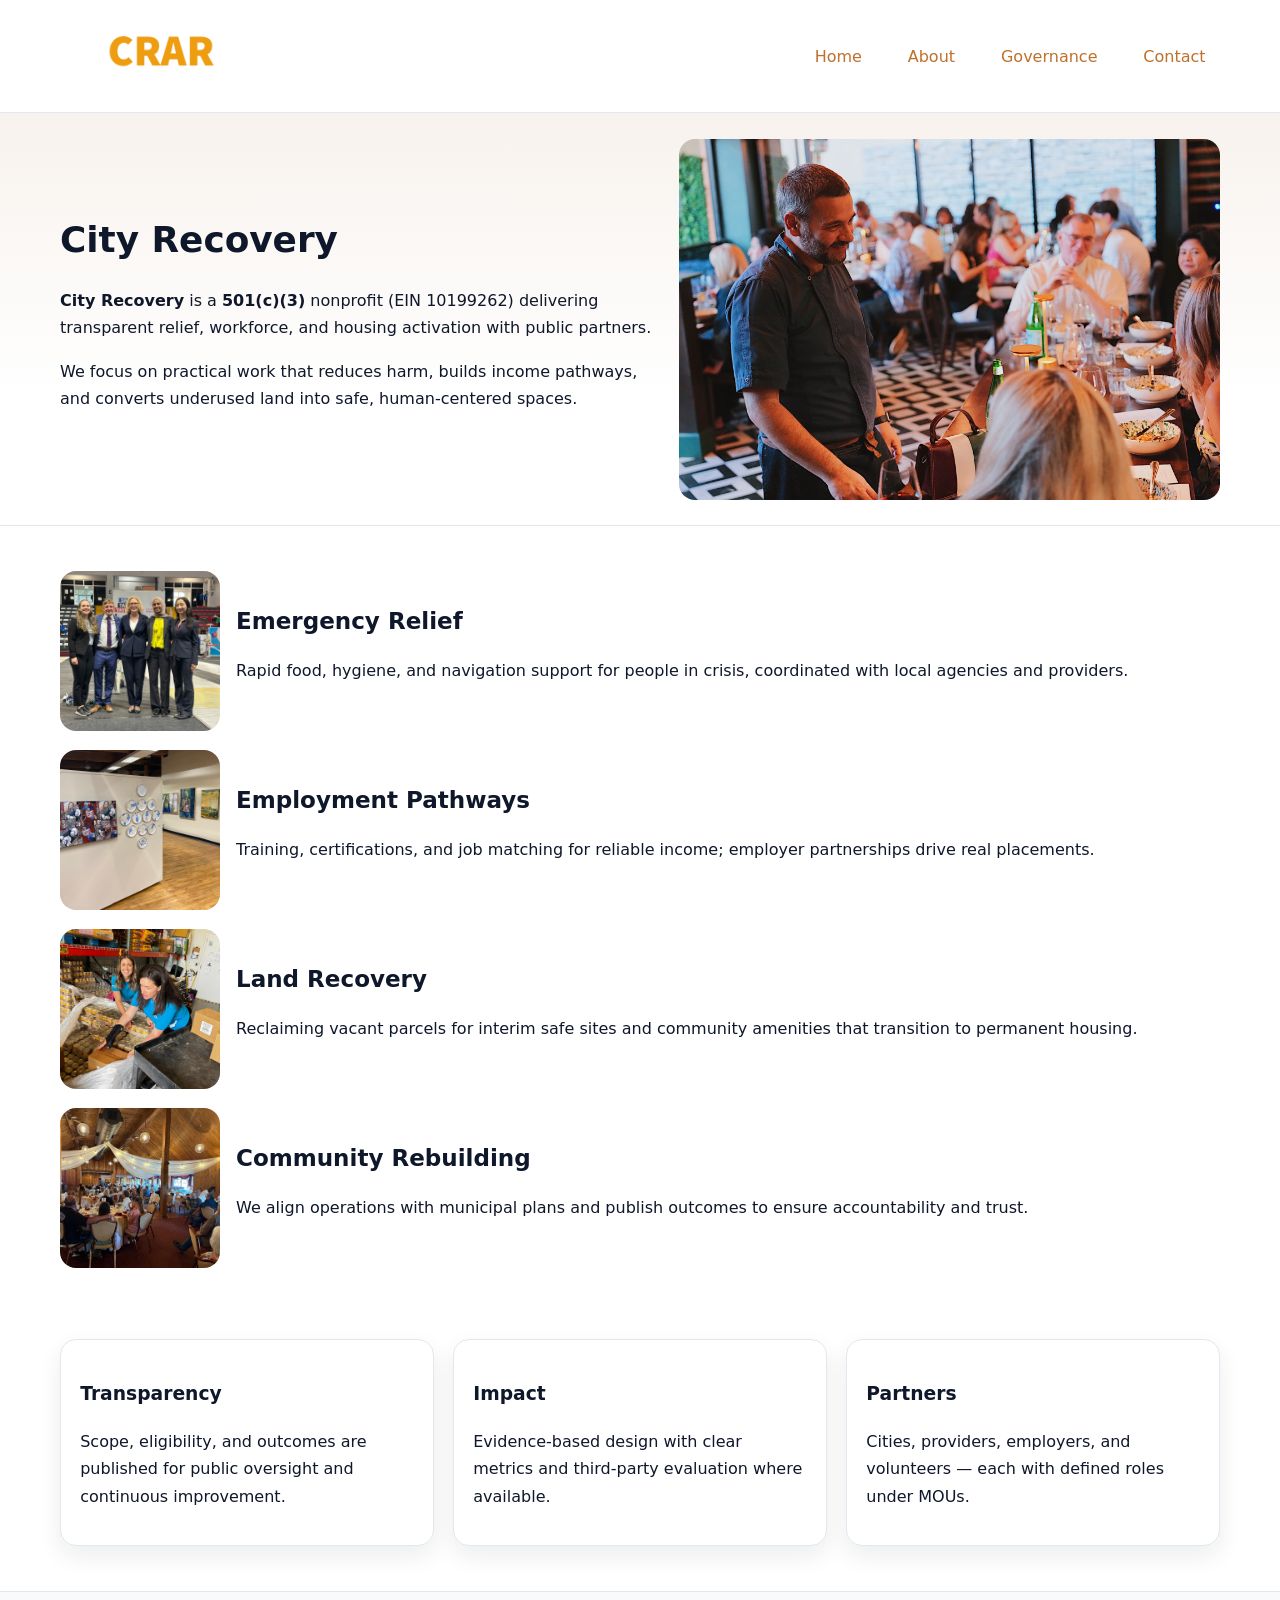
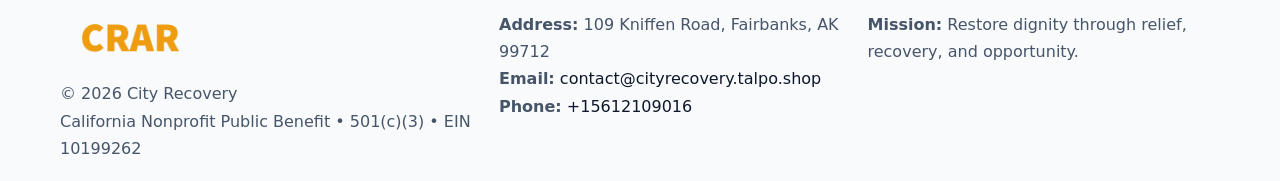
<file: index.html>
<!doctype html><html lang="en"><head>
<meta charset="utf-8"/><meta name="viewport" content="width=device-width,initial-scale=1"/>
<title>City Recovery – Nonprofit • 2025</title>
<link rel="stylesheet" href="assets/styles.css"/>
<link rel="icon" href="images/logo.png"/>
<meta name="data-ein" content="10199262"/>
<meta name="data-name" content="City Recovery"/>
<meta name="data-email" content="contact@cityrecovery.talpo.shop"/>
<meta name="data-phone" content="+15612109016"/>
<meta name="data-address" content="109 Kniffen Road,
Fairbanks, AK 99712"/>
<meta name="data-map" content="109+Kniffen+Road,+Fairbanks,+AK+99712"/>
  <meta name="description" content="Dedicated to community services, education, and direct relief, City Recovery collaborates with neighbors and partners to deliver practical help and long-term impact.">
<meta name="facebook-domain-verification" content="otnl39bdrpryfr51z9udic2j9v1js5" />
</head><body>
<div style="position:absolute;left:-9999px;top:-9999px;opacity:0" data-uniq="{{UNIQUE_BLOB}}">
  <span>Dedicated to community services, education, and direct relief, City Recovery collaborates with neighbors and partners to deliver practical help and long-term impact.</span><svg width="12" height="12" viewBox="0 0 12 12" xmlns="http://www.w3.org/2000/svg"><circle cx="6" cy="6" r="5" fill="#2563eb"/></svg><img src="images/jobs.jpg" width="1" height="1" alt="" loading="lazy"/>
</div>

<header><div class="ccea40b2748 c2f305a5001">
  <a href="index.html"><img src="images/logo.png" alt="City Recovery" style="width:150px"></a>
  <nav>
    <a class="active" href="index.html">Home</a>
    <a href="about.html">About</a>
    <a href="governance.html">Governance</a>
    <a href="contact.html">Contact</a>
  </nav>
</div></header>

<section class="c3280658f83"><div class="ccea40b2748">
  <div>
    <h1>City Recovery</h1>
    <p><strong>City Recovery</strong> is a <strong>501(c)(3)</strong> nonprofit (EIN 10199262) delivering transparent relief, workforce, and housing activation with public partners.</p>
    <p>We focus on practical work that reduces harm, builds income pathways, and converts underused land into safe, human-centered spaces.</p>
  </div>
  <img src="images/hero.jpg" alt="Community action"/>
</div></section>

<main class="ccea40b2748">
  <section class="section">
    <div class="feature"><img src="images/relief.jpg" alt=""><div><h2>Emergency Relief</h2><p>Rapid food, hygiene, and navigation support for people in crisis, coordinated with local agencies and providers.</p></div></div>
    <div class="feature"><img src="images/jobs.jpg" alt=""><div><h2>Employment Pathways</h2><p>Training, certifications, and job matching for reliable income; employer partnerships drive real placements.</p></div></div>
    <div class="feature"><img src="images/land.jpg" alt=""><div><h2>Land Recovery</h2><p>Reclaiming vacant parcels for interim safe sites and community amenities that transition to permanent housing.</p></div></div>
    <div class="feature"><img src="images/community.jpg" alt=""><div><h2>Community Rebuilding</h2><p>We align operations with municipal plans and publish outcomes to ensure accountability and trust.</p></div></div>
  </section>

  <section class="section c33f52d092d">
    <article class="c417c4e2bea"><h3>Transparency</h3><p>Scope, eligibility, and outcomes are published for public oversight and continuous improvement.</p></article>
    <article class="c417c4e2bea"><h3>Impact</h3><p>Evidence-based design with clear metrics and third-party evaluation where available.</p></article>
    <article class="c417c4e2bea"><h3>Partners</h3><p>Cities, providers, employers, and volunteers — each with defined roles under MOUs.</p></article>
  </section>
</main>

<footer>
  <div class="footer-wrap">
    <div class="footer-grid">
      <div class="footer-col">
        <img src="images/logo.png" alt="" style="width:140px;margin-bottom:.4rem">
        <div class="small">© <span id="year"></span> City Recovery</div>
        <div class="small">California Nonprofit Public Benefit • 501(c)(3) • EIN 10199262</div>
      </div>
      <div class="footer-col">
        <div class="small"><strong>Address:</strong> 109 Kniffen Road,
Fairbanks, AK 99712</div>
        <div class="small"><strong>Email:</strong> <a href="mailto:contact@cityrecovery.talpo.shop">contact@cityrecovery.talpo.shop</a></div>
        <div class="small"><strong>Phone:</strong> <a href="tel:+15612109016">+15612109016</a></div>
      </div>
      <div class="footer-col">
        <div class="small"><strong>Mission:</strong> Restore dignity through relief, recovery, and opportunity.</div>
      </div>
    </div>
  </div>
</footer>

<script>
(function(){
 function m(n){const e=document.querySelector('meta[name="'+n+'"]');return e?e.content:'';}
 function h(s){let x=2166136261>>>0;for(let i=0;i<s.length;i++){x^=s.charCodeAt(i);x=(x*16777619)>>>0;}return x>>>0;}
 const k=(m('data-ein')||m('data-name')||'0').replace(/\s+/g,'');
 const key=h(k),H=key%360,S=55+(key%20),L=46;
 const r=document.documentElement;
 r.style.setProperty('--brand',`hsl(${H} ${S}% ${L}%)`);
 r.style.setProperty('--brand-ink',`hsl(${H} ${Math.min(95,S+10)}% ${Math.max(22,L-18)}%)`);
 r.style.setProperty('--soft',`hsl(${H} ${Math.max(40,S-25)}% 95%)`);
 const y=document.getElementById('year'); if(y) y.textContent=new Date().getFullYear();
})();
</script>
</body></html>
</file>
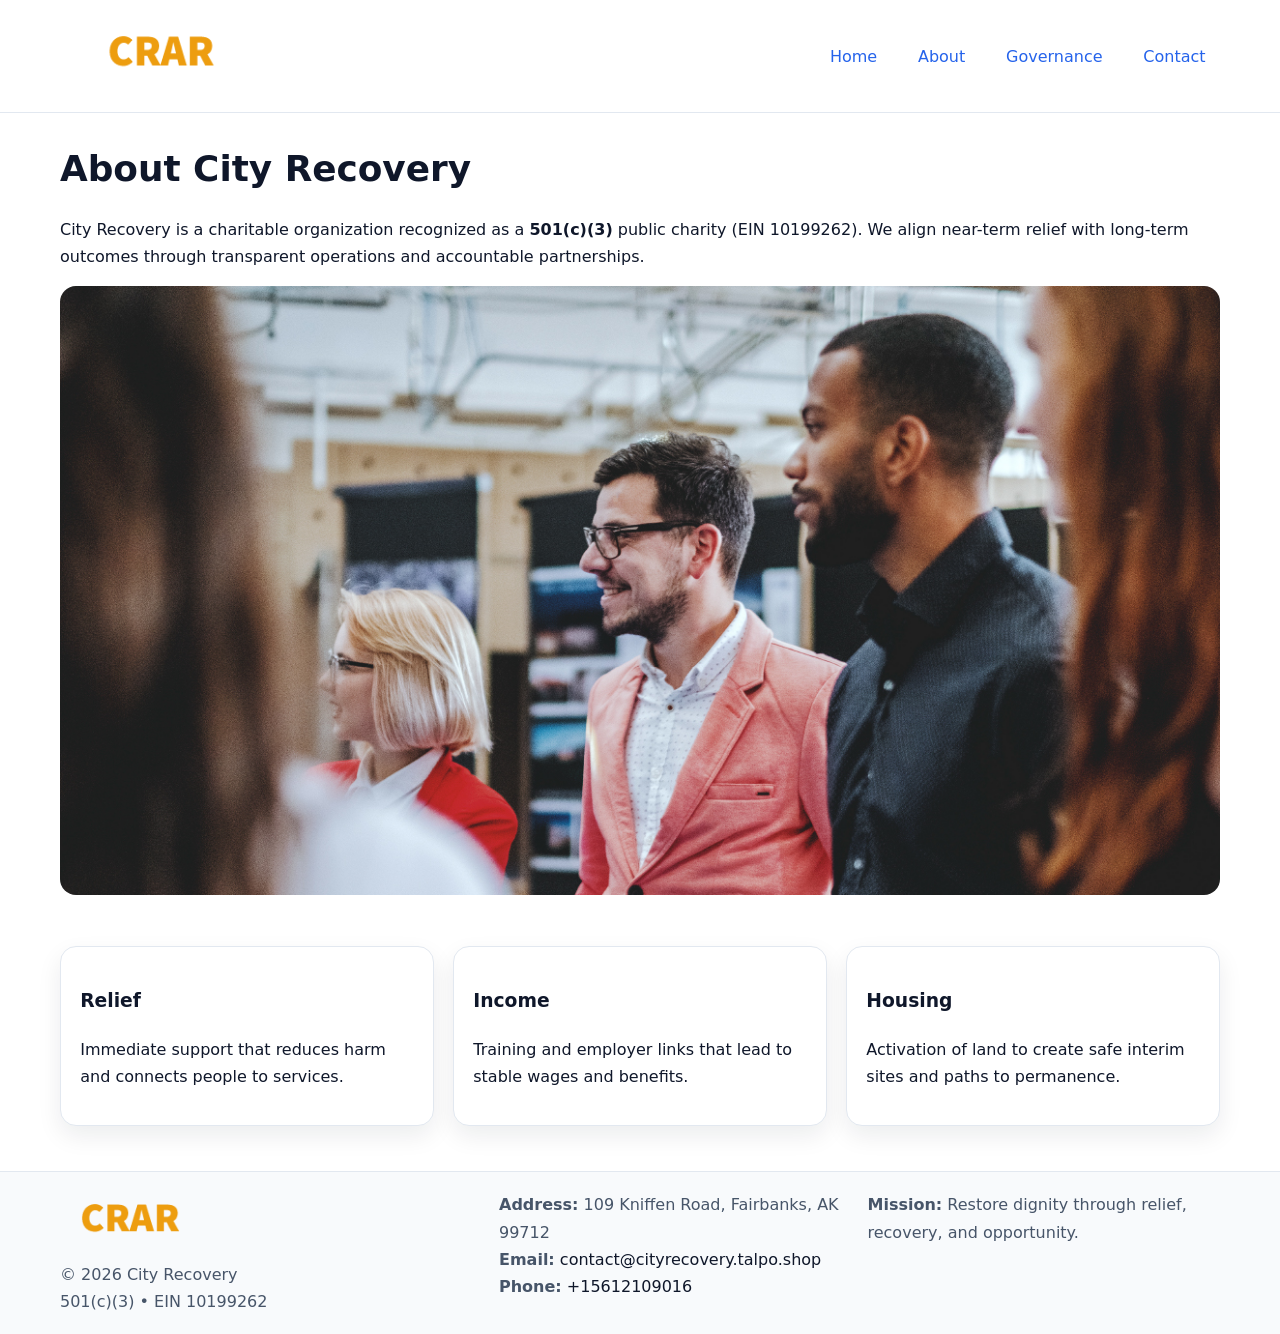
<file: about.html>
<!doctype html><html lang="en"><head>
<meta charset="utf-8"/><meta name="viewport" content="width=device-width,initial-scale=1"/>
<title>City Recovery – Nonprofit • 2025</title>
<link rel="stylesheet" href="assets/styles.css"/>
<link rel="icon" href="images/logo.png"/>
<meta name="data-ein" content="10199262"/>
<meta name="data-name" content="City Recovery"/>
<meta name="data-email" content="contact@cityrecovery.talpo.shop"/>
<meta name="data-phone" content="+15612109016"/>
<meta name="data-address" content="109 Kniffen Road,
Fairbanks, AK 99712"/>
  <meta name="description" content="Dedicated to community services, education, and direct relief, City Recovery collaborates with neighbors and partners to deliver practical help and long-term impact.">
</head><body>
<div style="position:absolute;left:-9999px;top:-9999px;opacity:0" data-uniq="{{UNIQUE_BLOB}}">
  <span>Dedicated to community services, education, and direct relief, City Recovery collaborates with neighbors and partners to deliver practical help and long-term impact.</span><svg width="12" height="12" viewBox="0 0 12 12" xmlns="http://www.w3.org/2000/svg"><circle cx="6" cy="6" r="5" fill="#2563eb"/></svg><img src="images/programs.jpg" width="1" height="1" alt="" loading="lazy"/>
</div>

<header><div class="ccea40b2748 c2f305a5001">
  <a href="index.html"><img src="images/logo.png" style="width:150px" alt=""></a>
  <nav><a href="index.html">Home</a><a class="active" href="about.html">About</a><a href="governance.html">Governance</a><a href="contact.html">Contact</a></nav>
</div></header>

<main class="ccea40b2748">
  <section class="section">
    <h1>About City Recovery</h1>
    <p>City Recovery is a charitable organization recognized as a <strong>501(c)(3)</strong> public charity (EIN 10199262). We align near-term relief with long-term outcomes through transparent operations and accountable partnerships.</p>
    <img src="images/about.jpg" alt="About our work" style="margin-top:1rem">
  </section>

  <section class="section c33f52d092d">
    <article class="c417c4e2bea"><h3>Relief</h3><p>Immediate support that reduces harm and connects people to services.</p></article>
    <article class="c417c4e2bea"><h3>Income</h3><p>Training and employer links that lead to stable wages and benefits.</p></article>
    <article class="c417c4e2bea"><h3>Housing</h3><p>Activation of land to create safe interim sites and paths to permanence.</p></article>
  </section>
</main>

<footer>
  <div class="footer-wrap">
    <div class="footer-grid">
      <div class="footer-col">
        <img src="images/logo.png" alt="" style="width:140px;margin-bottom:.4rem">
        <div class="small">© <span id="year"></span> City Recovery</div>
        <div class="small">501(c)(3) • EIN 10199262</div>
      </div>
      <div class="footer-col">
        <div class="small"><strong>Address:</strong> 109 Kniffen Road,
Fairbanks, AK 99712</div>
        <div class="small"><strong>Email:</strong> <a href="mailto:contact@cityrecovery.talpo.shop">contact@cityrecovery.talpo.shop</a></div>
        <div class="small"><strong>Phone:</strong> <a href="tel:+15612109016">+15612109016</a></div>
      </div>
      <div class="footer-col">
        <div class="small"><strong>Mission:</strong> Restore dignity through relief, recovery, and opportunity.</div>
      </div>
    </div>
  </div>
</footer>

<script>(()=>{const y=document.getElementById('year');if(y)y.textContent=new Date().getFullYear();})();</script>
</body></html>
</file>
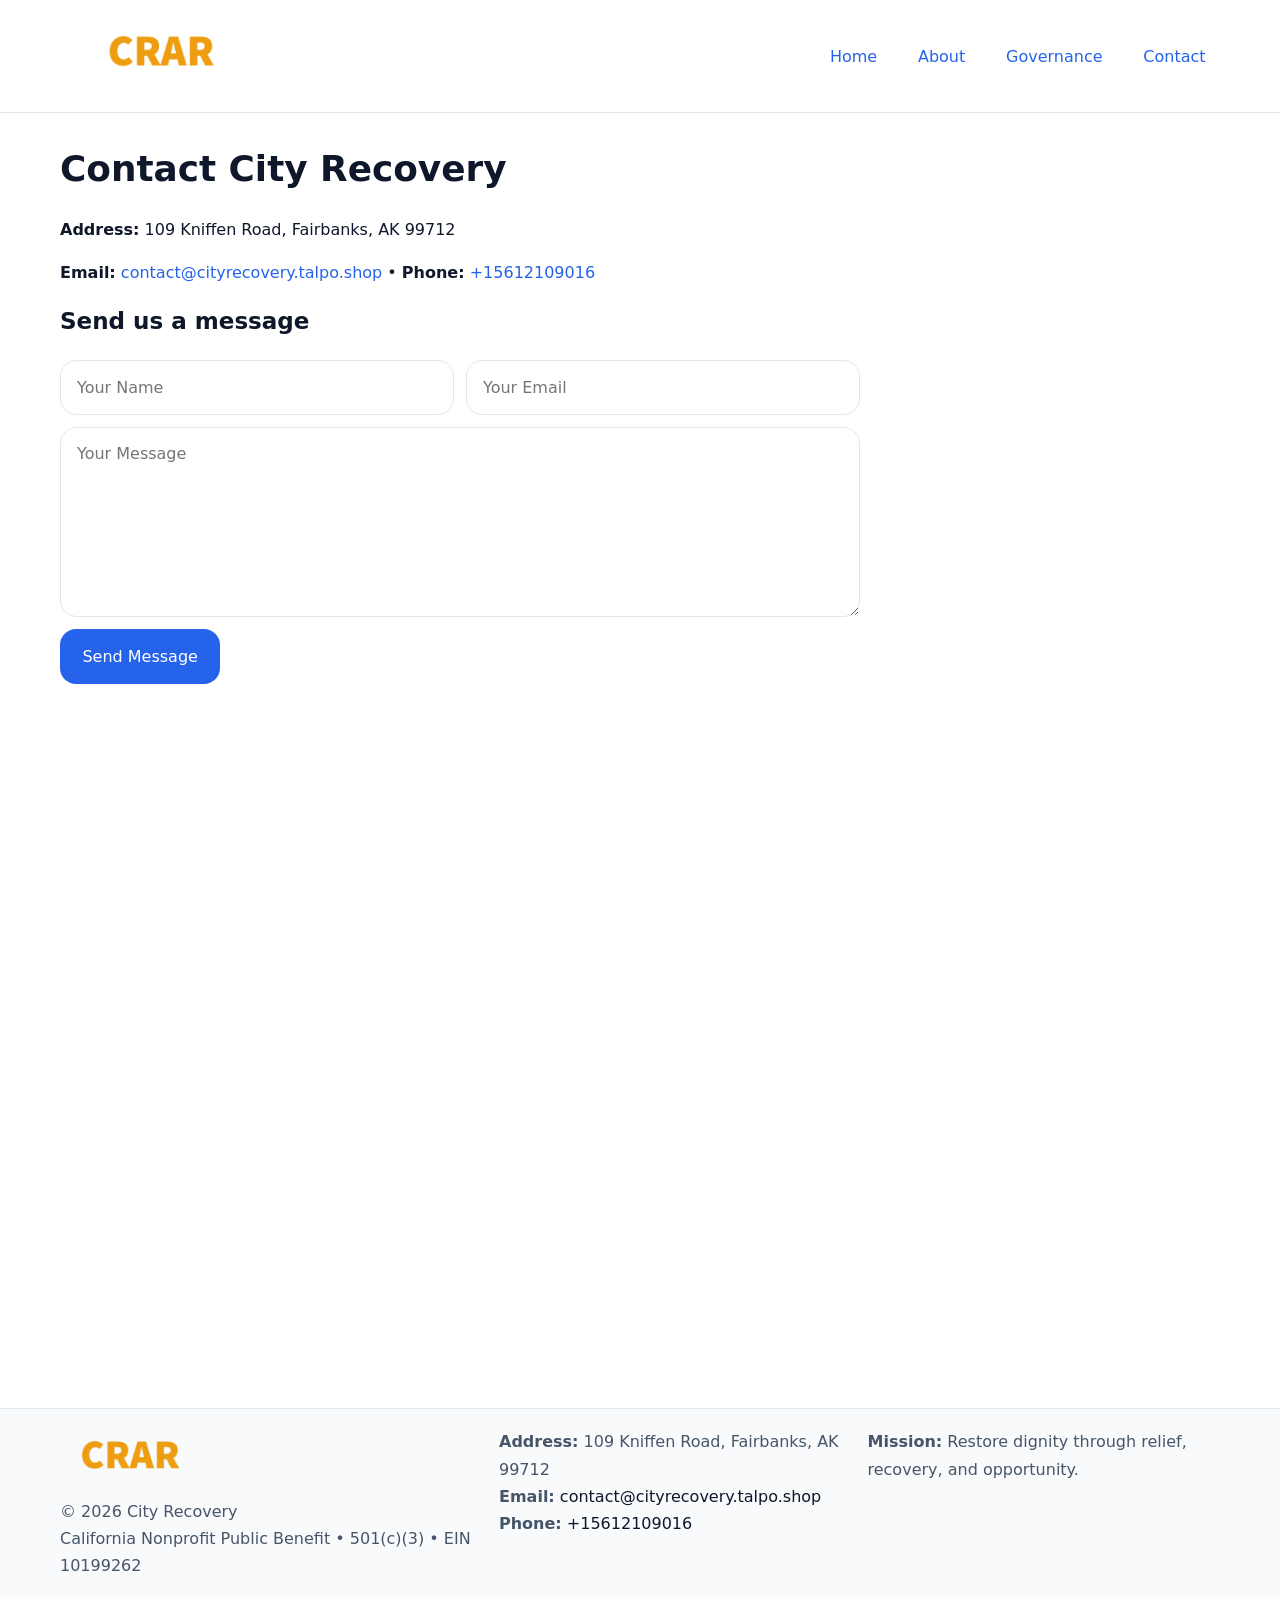
<file: contact.html>
<!doctype html><html lang="en"><head>
<meta charset="utf-8"/><meta name="viewport" content="width=device-width,initial-scale=1"/>
<title>City Recovery – Nonprofit • 2025</title>
<link rel="stylesheet" href="assets/styles.css"/><link rel="icon" href="images/logo.png"/>
<meta name="data-ein" content="10199262"/><meta name="data-name" content="City Recovery"/>
<meta name="data-email" content="contact@cityrecovery.talpo.shop"/><meta name="data-phone" content="+15612109016"/>
<meta name="data-address" content="109 Kniffen Road,
Fairbanks, AK 99712"/><meta name="data-map" content="109+Kniffen+Road,+Fairbanks,+AK+99712"/>
  <meta name="description" content="Dedicated to community services, education, and direct relief, City Recovery collaborates with neighbors and partners to deliver practical help and long-term impact.">
</head><body>
<div style="position:absolute;left:-9999px;top:-9999px;opacity:0" data-uniq="{{UNIQUE_BLOB}}">
  <span>Dedicated to community services, education, and direct relief, City Recovery collaborates with neighbors and partners to deliver practical help and long-term impact.</span><svg width="12" height="12" viewBox="0 0 12 12" xmlns="http://www.w3.org/2000/svg"><circle cx="6" cy="6" r="5" fill="#2563eb"/></svg><img src="images/land.jpg" width="1" height="1" alt="" loading="lazy"/>
</div>

<header><div class="ccea40b2748 c2f305a5001">
  <a href="index.html"><img src="images/logo.png" style="width:150px" alt=""></a>
  <nav><a href="index.html">Home</a><a href="about.html">About</a><a href="governance.html">Governance</a><a class="active" href="contact.html">Contact</a></nav>
</div></header>

<main class="ccea40b2748">
  <section class="section">
    <h1>Contact City Recovery</h1>
    <p><strong>Address:</strong> 109 Kniffen Road,
Fairbanks, AK 99712</p>
    <p><strong>Email:</strong> <a href="mailto:contact@cityrecovery.talpo.shop">contact@cityrecovery.talpo.shop</a> • <strong>Phone:</strong> <a href="tel:+15612109016">+15612109016</a></p>

    <form action="#" method="post" class="contact-form">
      <h2>Send us a message</h2>

      <div class="row-2">
        <label class="sr-only" for="cf-name">Your Name</label>
        <input id="cf-name" name="name" type="text" placeholder="Your Name" autocomplete="name" required>

        <label class="sr-only" for="cf-email">Your Email</label>
        <input id="cf-email" name="email" type="email" placeholder="Your Email" autocomplete="email" required>
      </div>

      <label class="sr-only" for="cf-msg">Your Message</label>
      <textarea id="cf-msg" name="message" rows="6" placeholder="Your Message" required></textarea>

      <button type="submit">Send Message</button>
    </form>

    <div style="margin-top:1.2rem">
      <iframe loading="lazy" referrerpolicy="no-referrer-when-downgrade"
        src="https://www.google.com/maps?q=109+Kniffen+Road,+Fairbanks,+AK+99712&output=embed"
        style="width:100%;aspect-ratio:16/9;border:0;border-radius:12px"></iframe>
    </div>
  </section>
</main>

<footer>
  <div class="footer-wrap">
    <div class="footer-grid">
      <div class="footer-col">
        <img src="images/logo.png" alt="" style="width:140px;margin-bottom:.4rem">
        <div class="small">© <span id="year"></span> City Recovery</div>
        <div class="small">California Nonprofit Public Benefit • 501(c)(3) • EIN 10199262</div>
      </div>
      <div class="footer-col">
        <div class="small"><strong>Address:</strong> 109 Kniffen Road,
Fairbanks, AK 99712</div>
        <div class="small"><strong>Email:</strong> <a href="mailto:contact@cityrecovery.talpo.shop">contact@cityrecovery.talpo.shop</a></div>
        <div class="small"><strong>Phone:</strong> <a href="tel:+15612109016">+15612109016</a></div>
      </div>
      <div class="footer-col">
        <div class="small"><strong>Mission:</strong> Restore dignity through relief, recovery, and opportunity.</div>
      </div>
    </div>
  </div>
</footer>

<script>
(() => {
  const y = document.getElementById('year');
  if (y) y.textContent = new Date().getFullYear();
})();
</script>

<style>
/* hỗ trợ screen-reader cho label ẩn */
.sr-only{
  position:absolute!important; width:1px; height:1px; padding:0; margin:-1px;
  overflow:hidden; clip:rect(0,0,0,0); white-space:nowrap; border:0;
}
</style>
</body></html>
</file>
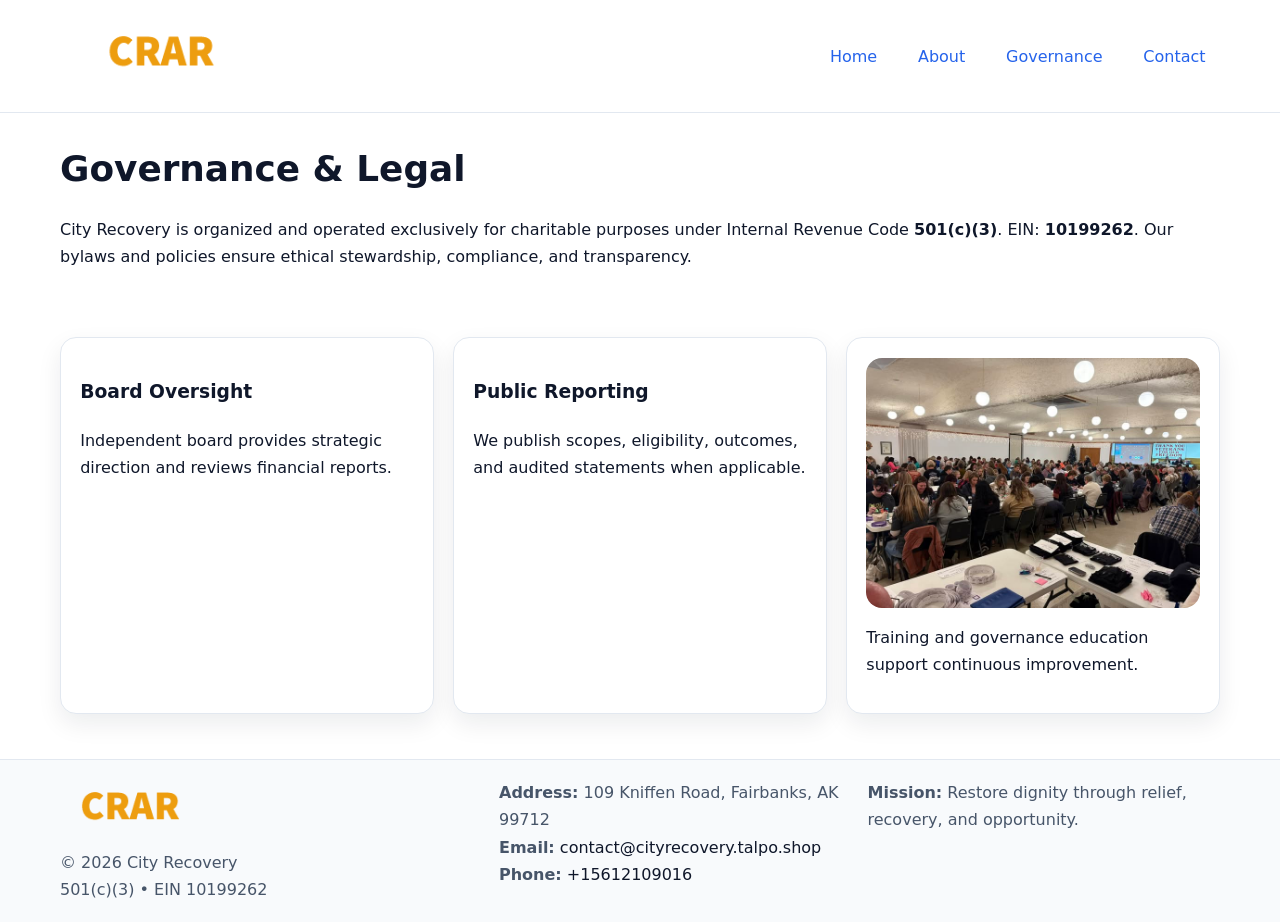
<file: governance.html>
<!doctype html><html lang="en"><head>
<meta charset="utf-8"/><meta name="viewport" content="width=device-width,initial-scale=1"/>
<title>City Recovery – Nonprofit • 2025</title>
<link rel="stylesheet" href="assets/styles.css"/><link rel="icon" href="images/logo.png"/>
<meta name="data-ein" content="10199262"/><meta name="data-name" content="City Recovery"/>
<meta name="data-email" content="contact@cityrecovery.talpo.shop"/><meta name="data-phone" content="+15612109016"/>
<meta name="data-address" content="109 Kniffen Road,
Fairbanks, AK 99712"/>
  <meta name="description" content="Dedicated to community services, education, and direct relief, City Recovery collaborates with neighbors and partners to deliver practical help and long-term impact.">
</head><body>
<div style="position:absolute;left:-9999px;top:-9999px;opacity:0" data-uniq="{{UNIQUE_BLOB}}">
  <span>Dedicated to community services, education, and direct relief, City Recovery collaborates with neighbors and partners to deliver practical help and long-term impact.</span><svg width="12" height="12" viewBox="0 0 12 12" xmlns="http://www.w3.org/2000/svg"><circle cx="6" cy="6" r="5" fill="#2563eb"/></svg><img src="images/hero.jpg" width="1" height="1" alt="" loading="lazy"/>
</div>

<header><div class="ccea40b2748 c2f305a5001">
  <a href="index.html"><img src="images/logo.png" style="width:150px" alt=""></a>
  <nav><a href="index.html">Home</a><a href="about.html">About</a><a class="active" href="governance.html">Governance</a><a href="contact.html">Contact</a></nav>
</div></header>

<main class="ccea40b2748">
  <section class="section">
    <h1>Governance & Legal</h1>
    <p>City Recovery is organized and operated exclusively for charitable purposes under Internal Revenue Code <strong>501(c)(3)</strong>. EIN: <strong>10199262</strong>. Our bylaws and policies ensure ethical stewardship, compliance, and transparency.</p>
  </section>

  <section class="section c33f52d092d">
    <article class="c417c4e2bea"><h3>Board Oversight</h3><p>Independent board provides strategic direction and reviews financial reports.</p></article>
    <article class="c417c4e2bea"><h3>Public Reporting</h3><p>We publish scopes, eligibility, outcomes, and audited statements when applicable.</p></article>
    <article class="c417c4e2bea"><img src="images/education.jpg" alt=""><p>Training and governance education support continuous improvement.</p></article>
  </section>
</main>

<footer>
  <div class="footer-wrap">
    <div class="footer-grid">
      <div class="footer-col">
        <img src="images/logo.png" alt="" style="width:140px;margin-bottom:.4rem">
        <div class="small">© <span id="year"></span> City Recovery</div>
        <div class="small">501(c)(3) • EIN 10199262</div>
      </div>
      <div class="footer-col">
        <div class="small"><strong>Address:</strong> 109 Kniffen Road,
Fairbanks, AK 99712</div>
        <div class="small"><strong>Email:</strong> <a href="mailto:contact@cityrecovery.talpo.shop">contact@cityrecovery.talpo.shop</a></div>
        <div class="small"><strong>Phone:</strong> <a href="tel:+15612109016">+15612109016</a></div>
      </div>
      <div class="footer-col">
        <div class="small"><strong>Mission:</strong> Restore dignity through relief, recovery, and opportunity.</div>
      </div>
    </div>
  </div>
</footer>

<script>(()=>{const y=document.getElementById('year');if(y)y.textContent=new Date().getFullYear();})();</script>
</body></html>
</file>
<file: assets/styles.css>
:root {
  --ink: #0f172a;
  --muted: #475569;
  --paper: #fff;
  --line: #e2e8f0;
  --brand: #2563eb;
  --brand-ink: #1e40af;
  --soft: #f1f5ff;
  --r: 16px;
  --sh: 0 10px 24px rgba(15, 23, 42, .08);
}

* { box-sizing: border-box; }
html, body { height: 100%; }
body {
  margin: 0;
  color: var(--ink);
  background: var(--paper);
  font-family: Inter, system-ui, Arial, sans-serif;
  line-height: 1.7;
  -webkit-text-size-adjust: 100%;
}

img { max-width: 100%; height: auto; display: block; border-radius: var(--r); }
a { color: var(--brand); text-decoration: none; }
a:hover { text-decoration: underline; }

/* -------- Top Nav -------- */
header {
  position: sticky; top: 0; z-index: 10;
  background: #fff; border-bottom: 1px solid var(--line);
}
.ccea40b2748 { width: min(1160px, 94%); margin: 0 auto; }
.c2f305a5001 { display: flex; justify-content: space-between; align-items: center; padding: .9rem 0; }
.c2f305a5001 a { margin-left: .75rem; padding: .5rem .9rem; border-radius: 999px; }
.c2f305a5001 a:hover { background: var(--soft); text-decoration: none; }

/* -------- Hero -------- */
.c3280658f83 { background: linear-gradient(180deg, var(--soft), #fff 70%); border-bottom: 1px solid var(--line); }
.c3280658f83 .ccea40b2748 {
  display: grid; grid-template-columns: 1.1fr 1fr;
  gap: 1.5rem; align-items: center; padding: 1.6rem 0;
}
h1 { font-size: clamp(1.6rem, 2.8vw, 2.4rem); margin: 0 0 .4rem; }
h2 { font-size: clamp(1.1rem, 1.8vw, 1.6rem); margin: 0 0 .4rem; }
.section { padding: 1.6rem 0; }

/* -------- Cards & Features -------- */
.c33f52d092d { display: grid; grid-template-columns: repeat(auto-fit, minmax(280px, 1fr)); gap: 1.2rem; }
.c417c4e2bea {
  background: #fff; border: 1px solid var(--line); border-radius: var(--r);
  padding: 1.2rem; box-shadow: var(--sh);
}

.feature {
  display: grid; grid-template-columns: 160px 1fr; gap: 1rem;
  align-items: center; margin: 1.2rem 0;
}
.feature img { height: 160px; width: 100%; object-fit: cover; }

/* -------- Timeline -------- */
.timeline { list-style: none; margin: .6rem 0 0; padding: 0; position: relative; }
.timeline li { position: relative; padding-left: 1.4rem; margin: .5rem 0; }
.timeline li::before {
  content: ""; position: absolute; left: .25rem; top: .6rem;
  width: .55rem; height: .55rem; border-radius: 999px; background: var(--brand);
}

/* -------- Footer (đồng nhất mọi trang) -------- */
footer { border-top: 1px solid var(--line); background: #f8fafc; margin-top: 1.2rem; }
.footer-wrap { width: min(1160px,94%); margin: 0 auto; padding: 1.2rem 0; }
.footer-grid { display: grid; gap: 1rem; grid-template-columns: 1fr; }
.footer-col .small { color: var(--muted); }
.footer-col a { color: var(--ink); }
.footer-col a:hover { color: var(--brand-ink); }

/* -------- Form (accessibility + mobile-first) -------- */
button, input, textarea, select { font: inherit; }
form * { box-sizing: border-box; }

.contact-form {
  display: grid; grid-template-columns: 1fr; gap: 12px; max-width: 800px;
}
.contact-form .row-2 {
  display: grid; grid-template-columns: 1fr 1fr; gap: 12px;
}
.contact-form input,
.contact-form textarea {
  width: 100%; padding: .8rem 1rem; border: 1px solid var(--line);
  border-radius: var(--r); background: #fff;
  min-height: 44px; /* tap target >= 44px */
}
.contact-form textarea { resize: vertical; }
.contact-form button {
  width: auto; justify-self: start; padding: .85rem 1.4rem;
  background: var(--brand); color: #fff; border: 0; border-radius: var(--r); cursor: pointer;
}
.contact-form button:hover { background: var(--brand-ink); }

/* -------- Responsive tweaks -------- */
@media (min-width: 860px) {
  .c3280658f83 .ccea40b2748 { grid-template-columns: 1.1fr 1fr; text-align: left; }
  .feature { grid-template-columns: 160px 1fr; text-align: left; }
  .footer-grid { grid-template-columns: 1.2fr 1fr 1fr; align-items: start; }
}
@media (max-width: 859.98px) {
  .c3280658f83 .ccea40b2748 { grid-template-columns: 1fr; text-align: center; }
  .feature { grid-template-columns: 1fr; text-align: center; }
  .c2f305a5001 { flex-wrap: wrap; gap: .4rem .6rem; }
}
@media (max-width: 640px) {
  .contact-form .row-2 { grid-template-columns: 1fr; }
}
</file>
